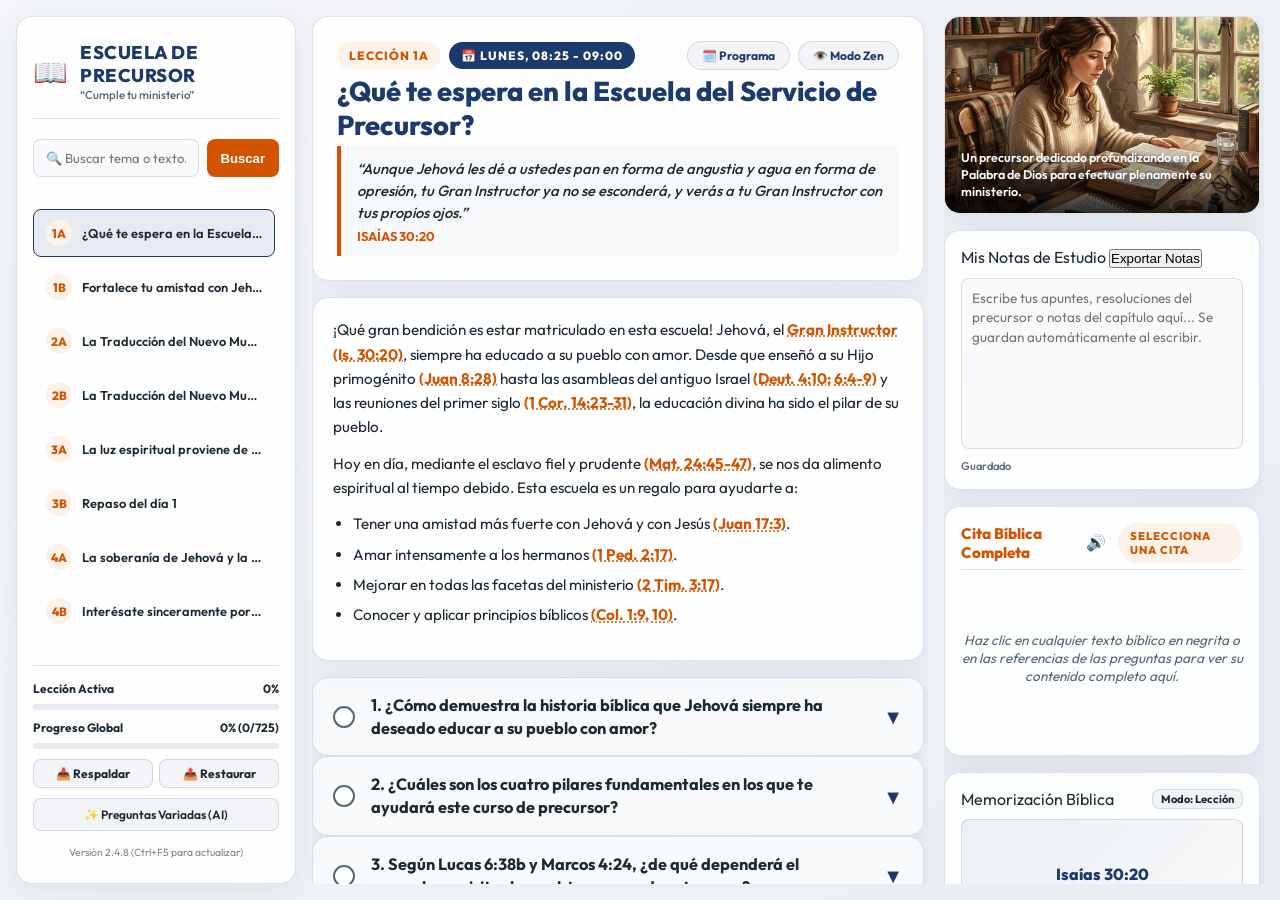
<file: index.html>
<!DOCTYPE html>
<html lang="es">
<head>
    <meta charset="UTF-8">
    <meta http-equiv="refresh" content="0; url=libro_precursores.html">
    <title>Estudio de Precursores</title>
    <script>
        window.location.href = "libro_precursores.html";
    </script>
</head>
<body>
    <p>Redireccionando a la página de estudio... Si no se redirige automáticamente, haz clic <a href="libro_precursores.html">aquí</a>.</p>
</body>
</html>
</file>
<file: styles.css>
@import url('https://fonts.googleapis.com/css2?family=Outfit:wght@300;400;500;600;700;800&display=swap');

/* --- CUSTOM THEMES --- */
:root {
    /* Amanecer del Precursor (Warm Gold / Orange / Red) */
    --amanecer-bg: linear-gradient(135deg, #fffcf5 0%, #fff7e6 100%);
    --amanecer-card-bg: rgba(255, 255, 255, 0.85);
    --amanecer-primary: #e65100;
    --amanecer-primary-rgb: 230, 81, 0;
    --amanecer-secondary: #ff9800;
    --amanecer-text: #3e2723;
    --amanecer-text-light: #795548;
    --amanecer-border: rgba(230, 81, 0, 0.15);
    --amanecer-shadow: rgba(230, 81, 0, 0.08);
    --amanecer-accent: #ff5722;
    --amanecer-accent-bg: #ffe0b2;

    /* Atardecer Espiritual (Teal / Purple / Blue) */
    --atardecer-bg: linear-gradient(135deg, #f4f6fc 0%, #eef1f8 100%);
    --atardecer-card-bg: rgba(255, 255, 255, 0.85);
    --atardecer-primary: #5c2c90;
    --atardecer-primary-rgb: 92, 44, 144;
    --atardecer-secondary: #008080;
    --atardecer-text: #1a0933;
    --atardecer-text-light: #524468;
    --atardecer-border: rgba(92, 44, 144, 0.15);
    --atardecer-shadow: rgba(92, 44, 144, 0.08);
    --atardecer-accent: #d81b60;
    --atardecer-accent-bg: #f8bbd0;

    /* Estudio Nocturno (Dark / Neon) */
    --nocturno-bg: linear-gradient(135deg, #090d16 0%, #111827 100%);
    --nocturno-card-bg: rgba(17, 24, 39, 0.85);
    --nocturno-primary: #8b5cf6;
    --nocturno-primary-rgb: 139, 92, 246;
    --nocturno-secondary: #06b6d4;
    --nocturno-text: #f3f4f6;
    --nocturno-text-light: #9ca3af;
    --nocturno-border: rgba(139, 92, 246, 0.25);
    --nocturno-shadow: rgba(0, 0, 0, 0.4);
    --nocturno-accent: #10b981;
    --nocturno-accent-bg: rgba(16, 185, 129, 0.2);

    /* JW.ORG Style (Royal Blue / Gray / White) */
    --jw-bg: linear-gradient(135deg, #f4f6f9 0%, #e9edf2 100%);
    --jw-card-bg: rgba(255, 255, 255, 0.9);
    --jw-primary: #1d3a6c;
    --jw-primary-rgb: 29, 58, 108;
    --jw-secondary: #4a709c;
    --jw-text: #1c2833;
    --jw-text-light: #566573;
    --jw-border: rgba(29, 58, 108, 0.15);
    --jw-shadow: rgba(29, 58, 108, 0.08);
    --jw-accent: #d35400;
    --jw-accent-bg: #fdf2e9;

    /* Active theme pointers (default to Amanecer) */
    --bg-gradient: var(--amanecer-bg);
    --card-bg: var(--amanecer-card-bg);
    --primary-color: var(--amanecer-primary);
    --primary-rgb: var(--amanecer-primary-rgb);
    --secondary-color: var(--amanecer-secondary);
    --text-color: var(--amanecer-text);
    --text-light: var(--amanecer-text-light);
    --border-color: var(--amanecer-border);
    --shadow-color: var(--amanecer-shadow);
    --accent-color: var(--amanecer-accent);
    --accent-bg: var(--amanecer-accent-bg);

    --transition-speed: 0.3s;
    --border-radius: 16px;
    --border-radius-sm: 8px;
}

/* Theme classes applied to body */
body.theme-amanecer {
    --bg-gradient: var(--amanecer-bg);
    --card-bg: var(--amanecer-card-bg);
    --primary-color: var(--amanecer-primary);
    --primary-rgb: var(--amanecer-primary-rgb);
    --secondary-color: var(--amanecer-secondary);
    --text-color: var(--amanecer-text);
    --text-light: var(--amanecer-text-light);
    --border-color: var(--amanecer-border);
    --shadow-color: var(--amanecer-shadow);
    --accent-color: var(--amanecer-accent);
    --accent-bg: var(--amanecer-accent-bg);
}

body.theme-atardecer {
    --bg-gradient: var(--atardecer-bg);
    --card-bg: var(--atardecer-card-bg);
    --primary-color: var(--atardecer-primary);
    --primary-rgb: var(--atardecer-primary-rgb);
    --secondary-color: var(--atardecer-secondary);
    --text-color: var(--atardecer-text);
    --text-light: var(--atardecer-text-light);
    --border-color: var(--atardecer-border);
    --shadow-color: var(--atardecer-shadow);
    --accent-color: var(--atardecer-accent);
    --accent-bg: var(--atardecer-accent-bg);
}

body.theme-nocturno {
    --bg-gradient: var(--nocturno-bg);
    --card-bg: var(--nocturno-card-bg);
    --primary-color: var(--nocturno-primary);
    --primary-rgb: var(--nocturno-primary-rgb);
    --secondary-color: var(--nocturno-secondary);
    --text-color: var(--nocturno-text);
    --text-light: var(--nocturno-text-light);
    --border-color: var(--nocturno-border);
    --shadow-color: var(--nocturno-shadow);
    --accent-color: var(--nocturno-accent);
    --accent-bg: var(--nocturno-accent-bg);
}

body.theme-jw {
    --bg-gradient: var(--jw-bg);
    --card-bg: var(--jw-card-bg);
    --primary-color: var(--jw-primary);
    --primary-rgb: var(--jw-primary-rgb);
    --secondary-color: var(--jw-secondary);
    --text-color: var(--jw-text);
    --text-light: var(--jw-text-light);
    --border-color: var(--jw-border);
    --shadow-color: var(--jw-shadow);
    --accent-color: var(--jw-accent);
    --accent-bg: var(--jw-accent-bg);
}

/* --- GENERAL RESET --- */
* {
    box-sizing: border-box;
    margin: 0;
    padding: 0;
}

body {
    font-family: 'Outfit', sans-serif;
    background: var(--bg-gradient);
    color: var(--text-color);
    min-height: 100vh;
    display: flex;
    overflow: hidden;
    transition: background var(--transition-speed), color var(--transition-speed);
}

/* --- SCROLLBAR CUSTOMIZATION --- */
::-webkit-scrollbar {
    width: 8px;
    height: 8px;
}
::-webkit-scrollbar-track {
    background: transparent;
}
::-webkit-scrollbar-thumb {
    background: rgba(var(--primary-rgb), 0.3);
    border-radius: 10px;
}
::-webkit-scrollbar-thumb:hover {
    background: var(--primary-color);
}

/* --- GLASS CONTAINER LAYOUT --- */
.app-container {
    display: flex;
    width: 100vw;
    height: 100vh;
    padding: 16px;
    gap: 16px;
}

/* --- SIDEBAR PANEL (LEFT) --- */
.sidebar {
    width: 280px;
    height: 100%;
    min-height: 0;
    overflow: hidden;
    background: var(--card-bg);
    backdrop-filter: blur(16px);
    -webkit-backdrop-filter: blur(16px);
    border: 1px solid var(--border-color);
    border-radius: var(--border-radius);
    padding: 24px 16px;
    display: flex;
    flex-direction: column;
    gap: 20px;
    box-shadow: 0 8px 32px var(--shadow-color);
    transition: all var(--transition-speed) ease-in-out;
    flex-shrink: 0;
}

.brand {
    display: flex;
    align-items: center;
    gap: 12px;
    padding-bottom: 16px;
    border-bottom: 1px solid var(--border-color);
}

.brand-icon {
    font-size: 28px;
    color: var(--accent-color);
    animation: float 4s ease-in-out infinite;
}

.brand-name h1 {
    font-size: 1.15rem;
    font-weight: 800;
    text-transform: uppercase;
    letter-spacing: 0.5px;
    color: var(--primary-color);
}

.brand-name p {
    font-size: 0.72rem;
    color: var(--text-light);
    font-weight: 500;
}

/* Theme selector in sidebar */
.theme-selector {
    display: flex;
    flex-direction: column;
    gap: 8px;
}

.theme-selector p {
    font-size: 0.78rem;
    font-weight: 600;
    color: var(--text-light);
    text-transform: uppercase;
    letter-spacing: 0.5px;
}

.theme-buttons {
    display: grid;
    grid-template-columns: repeat(2, 1fr);
    gap: 6px;
}

.theme-btn {
    padding: 8px 2px;
    border: 1px solid var(--border-color);
    border-radius: var(--border-radius-sm);
    cursor: pointer;
    background: rgba(var(--primary-rgb), 0.05);
    font-family: inherit;
    font-size: 0.72rem;
    font-weight: 700;
    color: var(--text-color);
    transition: all 0.2s;
    text-align: center;
}

.theme-btn:hover {
    background: rgba(var(--primary-rgb), 0.15);
    transform: translateY(-2px);
}

.theme-btn.active {
    background: var(--primary-color);
    color: white;
    border-color: var(--primary-color);
    box-shadow: 0 4px 12px rgba(var(--primary-rgb), 0.3);
}

/* Buscador Temático de la Escuela */
.search-box {
    width: 100%;
    display: flex;
    gap: 8px;
    margin-bottom: 12px;
}

.search-box input {
    flex: 1;
    padding: 10px 12px;
    border: 1px solid var(--border-color);
    border-radius: var(--border-radius-sm);
    background: rgba(var(--primary-rgb), 0.02);
    color: var(--text-color);
    font-family: inherit;
    font-size: 0.82rem;
    transition: all 0.2s;
    min-width: 0; /* Evitar que el input se desborde en contenedores flex */
}

.search-box input:focus {
    outline: none;
    border-color: var(--accent-color);
    box-shadow: 0 0 0 2px rgba(var(--primary-rgb), 0.1);
}

.search-btn {
    padding: 10px 14px;
    background: var(--accent-color);
    color: #fff;
    border: none;
    border-radius: var(--border-radius-sm);
    font-size: 0.82rem;
    font-weight: 600;
    cursor: pointer;
    transition: background-color 0.2s, transform 0.1s;
    display: inline-flex;
    align-items: center;
    justify-content: center;
    white-space: nowrap;
}

.search-btn:hover {
    opacity: 0.9;
}

.search-btn:active {
    transform: scale(0.95);
}

/* Lesson Navigation List */
.navigation-menu {
    flex: 1;
    overflow-y: auto;
    display: flex;
    flex-direction: column;
    gap: 6px;
    padding-right: 4px;
}

.nav-item {
    display: flex;
    align-items: center;
    gap: 10px;
    padding: 10px 12px;
    border-radius: var(--border-radius-sm);
    cursor: pointer;
    background: transparent;
    border: 1px solid transparent;
    transition: all 0.2s;
}

.nav-item:hover {
    background: rgba(var(--primary-rgb), 0.05);
    border-color: rgba(var(--primary-rgb), 0.1);
    transform: translateX(4px);
}

.nav-item.active {
    background: rgba(var(--primary-rgb), 0.1);
    border-color: var(--primary-color);
    font-weight: 700;
}

.nav-number {
    background: var(--accent-bg);
    color: var(--accent-color);
    font-weight: 800;
    font-size: 0.75rem;
    width: 26px;
    height: 26px;
    border-radius: 50%;
    display: flex;
    align-items: center;
    justify-content: center;
    flex-shrink: 0;
}

.nav-title {
    font-size: 0.8rem;
    color: var(--text-color);
    font-weight: 600;
    white-space: nowrap;
    overflow: hidden;
    text-overflow: ellipsis;
}

/* Progress Section in Sidebar */
.progress-panel {
    background: rgba(var(--primary-rgb), 0.05);
    border: 1px dashed var(--border-color);
    border-radius: var(--border-radius-sm);
    padding: 12px;
    display: flex;
    flex-direction: column;
    gap: 8px;
}

.progress-header {
    display: flex;
    justify-content: space-between;
    font-size: 0.8rem;
    font-weight: 700;
}

.progress-bar-container {
    width: 100%;
    height: 8px;
    background: rgba(var(--primary-rgb), 0.1);
    border-radius: 4px;
    overflow: hidden;
}

.progress-bar-fill {
    height: 100%;
    width: 0%;
    background: var(--accent-color);
    transition: width 0.5s ease-out;
}

/* --- MAIN STUDY CONTENT (CENTER) --- */
.main-content {
    flex: 1;
    display: flex;
    flex-direction: column;
    gap: 16px;
    overflow-y: auto;
    min-height: 0;
    padding-right: 4px;
    transition: max-width 0.4s ease;
}

.header-banner {
    background: var(--card-bg);
    border: 1px solid var(--border-color);
    border-radius: var(--border-radius);
    padding: 24px;
    display: flex;
    flex-direction: column;
    gap: 12px;
    box-shadow: 0 8px 32px var(--shadow-color);
    backdrop-filter: blur(16px);
    -webkit-backdrop-filter: blur(16px);
}

.header-top {
    display: flex;
    justify-content: space-between;
    align-items: center;
    margin-bottom: 4px;
}

.zen-btn {
    background: rgba(var(--primary-rgb), 0.05);
    border: 1px solid var(--border-color);
    color: var(--primary-color);
    padding: 6px 14px;
    border-radius: 20px;
    font-family: inherit;
    font-size: 0.75rem;
    font-weight: 700;
    cursor: pointer;
    transition: all 0.2s;
}

.zen-btn:hover {
    background: var(--primary-color);
    color: white;
    border-color: var(--primary-color);
}

.zen-btn.active {
    background: var(--accent-color);
    color: white;
    border-color: var(--accent-color);
    box-shadow: 0 4px 12px rgba(211, 84, 0, 0.3);
}

.lesson-badge {
    background: var(--accent-bg);
    color: var(--accent-color);
    font-weight: 800;
    font-size: 0.75rem;
    padding: 6px 12px;
    border-radius: 20px;
    text-transform: uppercase;
    letter-spacing: 1px;
}

.header-banner h2 {
    font-size: 1.7rem;
    font-weight: 800;
    color: var(--primary-color);
    line-height: 1.25;
}

/* Banner quote */
.quote-box {
    border-left: 4px solid var(--accent-color);
    background: rgba(var(--primary-rgb), 0.03);
    padding: 12px 16px;
    border-radius: 0 var(--border-radius-sm) var(--border-radius-sm) 0;
    margin-top: 4px;
}

.quote-box p {
    font-style: italic;
    font-size: 0.92rem;
    line-height: 1.5;
    font-weight: 500;
}

.quote-source {
    display: block;
    margin-top: 4px;
    font-size: 0.8rem;
    font-weight: 700;
    color: var(--accent-color);
    text-transform: uppercase;
}

/* Intro text in card */
.intro-card {
    background: var(--card-bg);
    border: 1px solid var(--border-color);
    border-radius: var(--border-radius);
    padding: 20px;
    box-shadow: 0 8px 32px var(--shadow-color);
    backdrop-filter: blur(16px);
    -webkit-backdrop-filter: blur(16px);
    font-size: 0.95rem;
    line-height: 1.6;
}

.intro-card p {
    margin-bottom: 12px;
}

.intro-card p:last-child {
    margin-bottom: 0;
}

.intro-card ul {
    margin-left: 20px;
    margin-bottom: 12px;
}

.intro-card li {
    margin-bottom: 6px;
}

/* Scripture clickable span */
.scripture-link {
    color: var(--accent-color);
    font-weight: 700;
    cursor: pointer;
    text-decoration: underline dotted;
    transition: color 0.2s;
}

.scripture-link:hover {
    color: var(--primary-color);
}

/* Accordion Group */
.accordion-container {
    display: flex;
    flex-direction: column;
    gap: 12px;
}

.accordion-item {
    background: var(--card-bg);
    border: 1px solid var(--border-color);
    border-radius: var(--border-radius);
    box-shadow: 0 4px 16px var(--shadow-color);
    overflow: hidden;
    transition: border var(--transition-speed);
}

/* Sub-Accordions for nested questions */
.sub-accordion-container {
    margin-top: 14px;
    display: flex;
    flex-direction: column;
    gap: 10px;
    padding-left: 12px;
    border-left: 2px solid rgba(var(--primary-rgb), 0.15);
}

.sub-accordion-item {
    background: rgba(var(--primary-rgb), 0.01);
    border: 1px solid var(--border-color);
    border-radius: 8px;
    overflow: hidden;
    transition: box-shadow 0.2s ease;
}

.sub-accordion-item:hover {
    box-shadow: 0 2px 8px rgba(0,0,0,0.05);
}

.sub-accordion-header {
    padding: 12px 16px;
    display: flex;
    align-items: center;
    justify-content: space-between;
    cursor: pointer;
    background: rgba(var(--primary-rgb), 0.02);
    gap: 12px;
    user-select: none;
}

.sub-accordion-title-container {
    display: flex;
    align-items: center;
    gap: 12px;
    flex: 1;
}

.sub-item-checkbox {
    width: 18px;
    height: 18px;
    min-width: 18px;
    min-height: 18px;
    max-width: 18px;
    max-height: 18px;
    flex-shrink: 0;
    border-radius: 50%;
    border: 1.5px solid var(--text-light);
    display: flex;
    align-items: center;
    justify-content: center;
    cursor: pointer;
    background: white;
    transition: all 0.2s;
}

.theme-nocturno .sub-item-checkbox {
    background: #1f2937;
}

.sub-item-checkbox:hover {
    border-color: var(--accent-color);
    transform: scale(1.1);
}

.sub-item-checkbox.checked {
    background: var(--accent-color);
    border-color: var(--accent-color);
    color: white;
}

.sub-item-checkbox.checked::after {
    content: "✓";
    font-size: 0.65rem;
    font-weight: 800;
}

.sub-accordion-title {
    font-size: 0.95rem;
    font-weight: 600;
    color: var(--text-color);
    line-height: 1.4;
}

.sub-accordion-icon {
    font-size: 0.75rem;
    color: var(--text-light);
    transition: transform 0.3s;
}

.sub-accordion-item.open .sub-accordion-icon {
    transform: rotate(180deg);
}

.sub-accordion-content {
    max-height: 0;
    overflow: hidden;
    transition: max-height 0.3s ease-out, padding 0.3s ease-out;
    padding: 0 16px;
    background: var(--card-bg);
}

.sub-accordion-item.open .sub-accordion-content {
    max-height: 3000px;
    padding: 16px;
    border-top: 1px solid var(--border-color);
}

.sub-tab-header {
    margin-bottom: 12px;
}

.accordion-header {
    padding: 16px 20px;
    display: flex;
    align-items: center;
    justify-content: space-between;
    cursor: pointer;
    background: rgba(var(--primary-rgb), 0.02);
    user-select: none;
    gap: 16px;
}

.accordion-title-container {
    display: flex;
    align-items: center;
    gap: 16px;
    flex: 1;
}

.item-checkbox {
    width: 22px;
    height: 22px;
    min-width: 22px;
    min-height: 22px;
    max-width: 22px;
    max-height: 22px;
    flex-shrink: 0;
    border-radius: 50%;
    border: 2px solid var(--text-light);
    display: flex;
    align-items: center;
    justify-content: center;
    cursor: pointer;
    transition: all 0.2s;
    background: white;
}

.theme-nocturno .item-checkbox {
    background: #1f2937;
}

.item-checkbox:hover {
    border-color: var(--accent-color);
    transform: scale(1.1);
}

.item-checkbox.checked {
    background: var(--accent-color);
    border-color: var(--accent-color);
    color: white;
}

.item-checkbox.checked::after {
    content: "✓";
    font-size: 0.8rem;
    font-weight: 800;
}

.accordion-title {
    font-size: 1.02rem;
    font-weight: 700;
    color: var(--text-color);
    line-height: 1.4;
}

.accordion-icon {
    font-size: 1.25rem;
    color: var(--primary-color);
    transition: transform 0.3s;
}

.accordion-item.open .accordion-icon {
    transform: rotate(180deg);
}

.accordion-content {
    max-height: 0;
    overflow: hidden;
    transition: max-height 0.4s cubic-bezier(0, 1, 0, 1);
}

.accordion-item.open .accordion-content {
    max-height: 2000px; /* high value to allow expansion */
    transition: max-height 0.4s cubic-bezier(0.85, 0, 0.15, 1);
}

.accordion-body {
    padding: 0 20px 20px 20px;
    border-top: 1px solid var(--border-color);
}

/* Tabs inside Accordion for Direct / Deep / Quote Answers */
.tab-header {
    display: flex;
    align-items: center;
    gap: 8px;
    margin: 16px 0;
    border-bottom: 1px solid var(--border-color);
    padding-bottom: 8px;
    overflow-x: auto;
}

.tab-btn {
    padding: 8px 14px;
    border: none;
    background: transparent;
    cursor: pointer;
    font-family: inherit;
    font-size: 0.82rem;
    font-weight: 700;
    color: var(--text-light);
    border-radius: var(--border-radius-sm) var(--border-radius-sm) 0 0;
    position: relative;
    transition: color 0.2s;
    white-space: nowrap;
}

.tab-btn:hover {
    color: var(--primary-color);
}

.tab-btn.active {
    color: var(--primary-color);
}

.tab-btn.active::after {
    content: "";
    position: absolute;
    bottom: -9px;
    left: 0;
    right: 0;
    height: 3px;
    background: var(--primary-color);
    border-radius: 3px 3px 0 0;
}

.tab-content {
    display: none;
    font-size: 0.95rem;
    line-height: 1.6;
}

.tab-content.active {
    display: block;
    animation: fadeIn 0.3s ease-out;
}

/* Tab Styling - Direct Answer */
.direct-answer {
    background: rgba(var(--primary-rgb), 0.03);
    border-left: 4px solid var(--secondary-color);
    padding: 16px;
    border-radius: 0 var(--border-radius-sm) var(--border-radius-sm) 0;
    position: relative;
}

.direct-answer h4 {
    font-size: 0.95rem;
    font-weight: 800;
    margin-bottom: 6px;
    color: var(--secondary-color);
}

.direct-answer p {
    white-space: pre-line;
}

/* Tab Styling - Short Answer (Quote banner style) */
.short-answer {
    background: linear-gradient(135deg, rgba(var(--primary-rgb), 0.05) 0%, rgba(var(--primary-rgb), 0.01) 100%);
    border-left: 4px solid var(--accent-color);
    padding: 16px;
    border-radius: 0 var(--border-radius-sm) var(--border-radius-sm) 0;
}

.short-answer h4 {
    font-size: 0.95rem;
    font-weight: 800;
    margin-bottom: 6px;
    color: var(--accent-color);
}

.short-answer p {
    font-size: 1rem;
    font-weight: 500;
    font-style: italic;
}

/* Tab Styling - Deep Answer */
.deep-answer {
    display: flex;
    flex-direction: column;
    gap: 12px;
    white-space: pre-line;
}

.deep-answer p {
    margin-bottom: 6px;
    white-space: pre-line;
}

.deep-answer p:last-child {
    margin-bottom: 0;
}

.ref-section {
    background: rgba(var(--primary-rgb), 0.03);
    border: 1px solid var(--border-color);
    border-radius: var(--border-radius-sm);
    padding: 10px 14px;
    margin-top: 8px;
    width: fit-content;
    max-width: 100%;
    white-space: normal;
}

.ref-header {
    font-size: 0.8rem;
    font-weight: 700;
    text-transform: uppercase;
    color: var(--text-light);
    margin-bottom: 6px;
    display: flex;
    align-items: center;
    justify-content: space-between;
    gap: 24px;
}

.wol-link {
    font-size: 0.75rem;
    color: var(--accent-color);
    text-decoration: none;
    font-weight: 700;
}

.wol-link:hover {
    text-decoration: underline;
}

/* --- SIDEBAR PANEL (RIGHT) --- */
.control-sidebar {
    width: 320px;
    display: flex;
    flex-direction: column;
    gap: 16px;
    height: 100%;
    min-height: 0;
    overflow-y: auto; /* Allow sidebar to scroll */
    padding-right: 4px;
    flex-shrink: 0;
    transition: all var(--transition-speed) ease-in-out;
}

/* Widgets inside right sidebar */
.visual-widget, .note-widget, .flashcard-widget, .scripture-viewer {
    background: var(--card-bg);
    border: 1px solid var(--border-color);
    border-radius: var(--border-radius);
    box-shadow: 0 8px 32px var(--shadow-color);
    backdrop-filter: blur(16px);
    -webkit-backdrop-filter: blur(16px);
    flex-shrink: 0; /* Prevents squishing */
}

/* Visual conceptual illustration widget */
.visual-widget {
    overflow: hidden;
    aspect-ratio: 16 / 10;
    position: relative;
}

.visual-image {
    width: 100%;
    height: 100%;
    object-fit: cover;
    transition: transform 0.5s;
}

.visual-widget:hover .visual-image {
    transform: scale(1.05);
}

.visual-caption {
    position: absolute;
    bottom: 0;
    left: 0;
    right: 0;
    background: linear-gradient(transparent, rgba(0, 0, 0, 0.8));
    color: white;
    padding: 12px 16px;
    font-size: 0.78rem;
    font-weight: 600;
    line-height: 1.35;
    text-shadow: 0 2px 4px rgba(0, 0, 0, 0.4);
}

/* Note Taking Widget */
.note-widget {
    height: 260px;
    padding: 16px;
    display: flex;
    flex-direction: column;
    gap: 10px;
}

.note-textarea {
    flex: 1;
    width: 100%;
    border: 1px solid var(--border-color);
    border-radius: var(--border-radius-sm);
    padding: 10px;
    font-family: inherit;
    font-size: 0.85rem;
    line-height: 1.45;
    background: rgba(var(--primary-rgb), 0.02);
    color: var(--text-color);
    resize: none;
    transition: border-color 0.2s;
}

.note-textarea:focus {
    outline: none;
    border-color: var(--accent-color);
}

.note-footer {
    display: flex;
    justify-content: space-between;
    align-items: center;
}

.autosave-status {
    font-size: 0.7rem;
    color: var(--text-light);
    font-weight: 500;
}

/* Interactive Flashcard Widget */
.flashcard-widget {
    padding: 16px;
    display: flex;
    flex-direction: column;
    gap: 10px;
}

.card-container {
    perspective: 1000px;
    width: 100%;
    height: 130px;
    cursor: pointer;
}

.card-inner {
    position: relative;
    width: 100%;
    height: 100%;
    text-align: center;
    transition: transform 0.6s cubic-bezier(0.4, 0, 0.2, 1);
    transform-style: preserve-3d;
}

.card-container.flipped .card-inner {
    transform: rotateY(180deg);
}

.card-front, .card-back {
    position: absolute;
    width: 100%;
    height: 100%;
    -webkit-backface-visibility: hidden;
    backface-visibility: hidden;
    border-radius: var(--border-radius-sm);
    display: flex;
    flex-direction: column;
    justify-content: center;
    align-items: center;
    padding: 12px;
    border: 1px solid var(--border-color);
}

.card-front {
    background: linear-gradient(135deg, rgba(var(--primary-rgb), 0.08) 0%, rgba(var(--primary-rgb), 0.02) 100%);
    color: var(--text-color);
}

.card-front h5 {
    font-size: 1rem;
    font-weight: 800;
    color: var(--primary-color);
    margin-bottom: 4px;
}

.card-front p {
    font-size: 0.75rem;
    color: var(--text-light);
    font-weight: 600;
}

.card-back {
    background: var(--primary-color);
    color: white;
    transform: rotateY(180deg);
}

.card-back p {
    font-size: 0.85rem;
    font-style: italic;
    line-height: 1.4;
    font-weight: 500;
}

.card-controls {
    display: flex;
    justify-content: space-between;
    align-items: center;
    margin-top: 2px;
}

.card-nav-btn {
    background: transparent;
    border: none;
    color: var(--primary-color);
    cursor: pointer;
    font-weight: 700;
    font-size: 0.75rem;
    padding: 4px 8px;
    border-radius: 4px;
    transition: background 0.2s;
}

.card-nav-btn:hover {
    background: rgba(var(--primary-rgb), 0.08);
}

/* Active Scripture Viewer (displays details when scripture clicked) */
.scripture-viewer {
    padding: 16px;
    display: flex;
    flex-direction: column;
    gap: 8px;
    height: 250px;
    max-height: 350px;
    overflow-y: auto;
}

.scripture-viewer-title {
    font-size: 0.95rem;
    font-weight: 800;
    color: var(--accent-color);
    display: flex;
    align-items: center;
    justify-content: space-between;
    border-bottom: 1px solid var(--border-color);
    padding-bottom: 6px;
    flex-shrink: 0;
}

.scripture-text {
    font-size: 0.88rem;
    line-height: 1.5;
    font-style: italic;
    color: var(--text-color);
}

.scripture-placeholder {
    font-size: 0.85rem;
    color: var(--text-light);
    text-align: center;
    padding: 20px 0;
    font-style: italic;
    flex: 1;
    display: flex;
    align-items: center;
    justify-content: center;
}

/* Speak Button styles */
.speak-btn {
    background: transparent;
    border: none;
    font-size: 1rem;
    cursor: pointer;
    padding: 4px;
    border-radius: 50%;
    color: var(--text-light);
    transition: all 0.2s;
    display: flex;
    align-items: center;
    justify-content: center;
}

.speak-btn:hover {
    background: rgba(var(--primary-rgb), 0.15);
    color: var(--primary-color);
    transform: scale(1.2);
}

.speak-btn.speaking {
    color: var(--accent-color);
    animation: speakerPulse 1s infinite alternate;
}

@keyframes speakerPulse {
    0% { transform: scale(1); }
    100% { transform: scale(1.25); }
}

/* --- ZEN MODE (LECTURA LIMPIA) STYLING --- */
.app-container.zen-active .sidebar {
    width: 0;
    padding: 0;
    margin: 0;
    border: none;
    opacity: 0;
    overflow: hidden;
    pointer-events: none;
}

.app-container.zen-active .control-sidebar {
    width: 0;
    padding: 0;
    margin: 0;
    border: none;
    opacity: 0;
    overflow: hidden;
    pointer-events: none;
}

.app-container.zen-active .main-content {
    max-width: 800px;
    margin: 0 auto;
}

/* --- ANIMATIONS --- */
@keyframes float {
    0%, 100% {
        transform: translateY(0);
    }
    50% {
        transform: translateY(-6px);
    }
}

@keyframes fadeIn {
    from {
        opacity: 0;
        transform: translateY(4px);
    }
    to {
        opacity: 1;
        transform: translateY(0);
    }
}

/* --- RESPONSIVE LAYOUT (MOBILE DRAWER SYSTEM) --- */
.mobile-header {
    display: none;
    position: fixed;
    top: 0;
    left: 0;
    width: 100%;
    height: 56px;
    background: var(--card-bg);
    border-bottom: 1px solid var(--border-color);
    backdrop-filter: blur(16px);
    -webkit-backdrop-filter: blur(16px);
    z-index: 1000;
    align-items: center;
    justify-content: space-between;
    padding: 0 16px;
    box-shadow: 0 2px 10px var(--shadow-color);
}
.mobile-menu-btn, .mobile-tools-btn {
    background: transparent;
    border: none;
    font-size: 24px;
    color: var(--primary-color);
    cursor: pointer;
    width: 40px;
    height: 40px;
    display: flex;
    align-items: center;
    justify-content: center;
    border-radius: 50%;
    transition: background 0.2s;
}
.mobile-menu-btn:hover, .mobile-tools-btn:hover {
    background: rgba(var(--primary-rgb), 0.1);
}
.mobile-title {
    font-weight: 700;
    font-size: 1rem;
    color: var(--primary-color);
}
.sidebar-overlay, .control-sidebar-overlay {
    display: none;
    position: fixed;
    top: 0;
    left: 0;
    width: 100vw;
    height: 100vh;
    background: rgba(0, 0, 0, 0.4);
    z-index: 1040;
}

@media (max-width: 1024px) {
    .mobile-header {
        display: flex;
    }
    .sidebar-overlay.active, .control-sidebar-overlay.active {
        display: block;
    }
    .app-container {
        padding: 72px 16px 16px 16px; /* Space for sticky header */
        height: 100vh;
        overflow: hidden;
        display: block;
        width: 100vw;
        gap: 0;
    }
    .sidebar {
        position: fixed;
        top: 0;
        left: 0;
        height: 100vh;
        width: 290px;
        z-index: 1050;
        transform: translateX(-100%);
        transition: transform 0.3s cubic-bezier(0.4, 0, 0.2, 1);
        border-radius: 0 var(--border-radius) var(--border-radius) 0;
        overflow-y: auto;
    }
    .sidebar.open {
        transform: translateX(0);
    }
    .control-sidebar {
        position: fixed;
        top: 0;
        right: 0;
        height: 100vh;
        width: 320px;
        z-index: 1050;
        transform: translateX(100%);
        transition: transform 0.3s cubic-bezier(0.4, 0, 0.2, 1);
        border-radius: var(--border-radius) 0 0 var(--border-radius);
        max-width: 85vw;
        overflow-y: auto;
    }
    .control-sidebar.open {
        transform: translateX(0);
    }
    .main-content {
        width: 100%;
        max-width: 100%;
        padding-right: 0;
        height: 100%;
        overflow-y: auto;
        -webkit-overflow-scrolling: touch;
        padding-bottom: 40px;
    }
    .navigation-menu {
        max-height: calc(100vh - 350px);
    }
    .note-widget {
        height: 250px;
    }
    body {
        overflow-y: hidden;
    }
}

/* --- ESTILOS DE RESALTADO DE BÚSQUEDA --- */
mark.search-highlight {
    background-color: var(--accent-bg);
    color: var(--accent-color);
    font-weight: 700;
    border-radius: 4px;
    padding: 0 2px;
}

/* --- ESTILOS DE RESPUESTA PERSONAL --- */
.personal-answer-container {
    margin-top: 16px;
    border-top: 1px dashed var(--border-color);
    padding-top: 16px;
    display: flex;
    flex-direction: column;
    gap: 8px;
}

.personal-answer-title {
    font-size: 0.85rem;
    font-weight: 700;
    color: var(--primary-color);
    text-transform: uppercase;
    letter-spacing: 0.5px;
    display: flex;
    justify-content: space-between;
    align-items: center;
}

.personal-answer-textarea {
    width: 100%;
    height: 80px;
    border: 1px solid var(--border-color);
    border-radius: var(--border-radius-sm);
    padding: 10px;
    font-family: inherit;
    font-size: 0.88rem;
    line-height: 1.45;
    background: rgba(var(--primary-rgb), 0.01);
    color: var(--text-color);
    resize: vertical;
    transition: border-color 0.2s;
}

.personal-answer-textarea:focus {
    outline: none;
    border-color: var(--accent-color);
}

.personal-answer-status {
    font-size: 0.7rem;
    color: var(--text-light);
    font-style: italic;
    text-align: right;
}

/* --- MODAL DEL PROGRAMA --- */
.modal-overlay {
    position: fixed;
    top: 0;
    left: 0;
    right: 0;
    bottom: 0;
    background: rgba(0, 0, 0, 0.4);
    backdrop-filter: blur(8px);
    -webkit-backdrop-filter: blur(8px);
    z-index: 1000;
    display: none;
    align-items: center;
    justify-content: center;
    opacity: 0;
    transition: opacity 0.3s ease;
}

.modal-overlay.open {
    display: flex;
    opacity: 1;
}

.modal-content {
    background: var(--card-bg);
    border: 1px solid var(--border-color);
    border-radius: var(--border-radius);
    box-shadow: 0 16px 48px var(--shadow-color);
    width: 90%;
    max-width: 650px;
    max-height: 85vh;
    display: flex;
    flex-direction: column;
    overflow: hidden;
    transform: scale(0.9);
    transition: transform 0.3s ease;
}

.modal-overlay.open .modal-content {
    transform: scale(1);
}

.modal-header {
    padding: 16px 20px;
    border-bottom: 1px solid var(--border-color);
    display: flex;
    justify-content: space-between;
    align-items: center;
    background: var(--card-bg); /* Fondo sólido */
    position: relative;
    z-index: 10;
}

.modal-header h3 {
    font-size: 1.15rem;
    font-weight: 800;
    color: var(--primary-color);
}

.modal-close-btn {
    background: transparent;
    border: none;
    font-size: 1.2rem;
    font-weight: 700;
    cursor: pointer;
    color: var(--text-light);
    transition: color 0.2s;
}

.modal-close-btn:hover {
    color: var(--accent-color);
}

.schedule-info-box {
    display: flex;
    flex-wrap: wrap;
    gap: 12px;
    padding: 12px 20px;
    background: var(--card-bg); /* Fondo sólido */
    border-bottom: 1px solid var(--border-color);
    font-size: 0.8rem;
    color: var(--text-color);
    position: relative;
    z-index: 10;
}

.modal-tabs {
    display: flex;
    flex-wrap: wrap; /* Evita que el navegador fuerce scrollbar y recorte los botones */
    padding: 12px 16px;
    gap: 8px;
    background: var(--card-bg); /* Fondo sólido */
    border-bottom: 1px solid var(--border-color);
    position: relative;
    z-index: 10;
}

.modal-tab-btn {
    display: inline-flex;
    align-items: center;
    justify-content: center;
    padding: 0 16px;
    height: 34px;
    box-sizing: border-box;
    border: 1px solid rgba(var(--primary-rgb), 0.15);
    background: rgba(var(--primary-rgb), 0.04);
    font-family: inherit;
    font-size: 0.88rem;
    font-weight: 600;
    color: var(--primary-color);
    border-radius: 17px;
    cursor: pointer;
    transition: all 0.2s;
    white-space: nowrap;
    line-height: 1;
}

.modal-tab-btn:hover {
    background: rgba(var(--primary-rgb), 0.1);
    color: var(--primary-color);
}

.modal-tab-btn.active {
    background: var(--primary-color) !important;
    color: white !important;
    font-weight: 800;
    box-shadow: 0 4px 12px rgba(var(--primary-rgb), 0.2);
}

.modal-body-content {
    flex: 1;
    overflow-y: auto;
    padding: 20px;
    position: relative;
    z-index: 1; /* Por debajo de las pestañas */
}

/* Timeline/Schedule styling inside modal */
.schedule-timeline {
    display: flex;
    flex-direction: column;
    gap: 12px;
}

.schedule-item {
    display: flex;
    align-items: flex-start;
    gap: 16px;
    padding: 10px 12px;
    border-radius: var(--border-radius-sm);
    border: 1px solid transparent;
    transition: all 0.2s;
}

.schedule-item:hover {
    background: rgba(var(--primary-rgb), 0.02);
    border-color: var(--border-color);
}

.schedule-item.current-item {
    background: rgba(var(--accent-color), 0.08);
    border-color: var(--accent-color);
}

.schedule-time {
    font-weight: 800;
    font-size: 0.85rem;
    color: var(--accent-color);
    width: 90px;
    flex-shrink: 0;
    padding-top: 2px;
}

.schedule-details {
    flex: 1;
    display: flex;
    flex-direction: column;
    gap: 4px;
}

.schedule-title {
    font-size: 0.9rem;
    font-weight: 700;
    color: var(--text-color);
}

.schedule-desc {
    font-size: 0.8rem;
    color: var(--text-light);
}

.schedule-badge-link {
    font-size: 0.72rem;
    font-weight: 700;
    padding: 2px 6px;
    border-radius: 4px;
    background: var(--accent-bg);
    color: var(--accent-color);
    width: fit-content;
    margin-top: 4px;
    cursor: pointer;
    transition: transform 0.2s;
}

.schedule-badge-link:hover {
    transform: scale(1.05);
}

.schedule-item.break-item {
    background: rgba(var(--primary-rgb), 0.02);
    border: 1px dashed var(--border-color);
    opacity: 0.8;
}

/* --- FLOATING TEXT HIGHLIGHTER TOOLBAR --- */
#highlighter-toolbar {
    position: absolute;
    display: none;
    background: #1e293b;
    border: 1px solid rgba(255,255,255,0.15);
    padding: 6px 10px;
    border-radius: 30px;
    box-shadow: 0 10px 25px rgba(0,0,0,0.3);
    z-index: 999999;
    align-items: center;
    gap: 8px;
    pointer-events: auto;
    animation: toolbar-fade-in 0.15s ease-out;
}

@keyframes toolbar-fade-in {
    from {
        opacity: 0;
        transform: translateY(5px);
    }
    to {
        opacity: 1;
        transform: translateY(0);
    }
}

#highlighter-toolbar::after {
    content: "";
    position: absolute;
    bottom: -6px;
    left: 50%;
    transform: translateX(-50%);
    border-width: 6px 6px 0;
    border-style: solid;
    border-color: #1e293b transparent;
    display: block;
    width: 0;
}

.highlighter-color-btn {
    width: 20px;
    height: 20px;
    border-radius: 50%;
    border: 1.5px solid rgba(255,255,255,0.25);
    cursor: pointer;
    transition: transform 0.15s ease;
    padding: 0;
}

.highlighter-color-btn:hover {
    transform: scale(1.2);
}

.highlighter-clear-btn {
    display: flex;
    align-items: center;
    justify-content: center;
    height: 20px;
    border-radius: 10px;
    background: transparent;
    border: 1.5px solid rgba(255,255,255,0.4);
    color: white;
    font-size: 0.65rem;
    font-weight: 700;
    padding: 0 8px;
    cursor: pointer;
    transition: transform 0.15s ease, background 0.15s ease;
    text-transform: uppercase;
}

.highlighter-clear-btn:hover {
    transform: scale(1.05);
    background: rgba(255,255,255,0.1);
}

/* Ensure selected text spans don't break content styling */
.direct-answer p span,
.deep-answer div span,
.short-answer p span {
    border-radius: 3px;
    padding: 1px 3px;
}
strong {
    font-weight: 800 !important;
}

/* Subtitles inside the lessons */
.lesson-subtitle {
    font-size: 1.1rem;
    font-weight: 700;
    color: var(--primary-color);
    margin: 28px 0 16px 0;
    padding-bottom: 8px;
    border-bottom: 2px solid var(--border-color);
    letter-spacing: 0.5px;
}

/* Observations/notes callouts */
.question-note-callout {
    background-color: var(--card-bg);
    border-left: 4px solid var(--accent-color);
    border-radius: 6px;
    padding: 14px 18px;
    margin: 16px 0;
    box-shadow: var(--card-shadow);
}
.question-note-title {
    font-weight: 700;
    font-size: 0.95rem;
    margin-bottom: 6px;
    color: var(--accent-color);
    text-transform: uppercase;
    letter-spacing: 0.5px;
}
.question-note-text {
    font-size: 0.95rem;
    line-height: 1.55;
    color: var(--text-color);
    margin: 0;
}

/* --- AI CHAT SECTION --- */
.ai-chat-container {
    display: none;
    flex-direction: column;
    gap: 20px;
    padding: 24px;
    background: var(--card-bg);
    border-radius: var(--border-radius);
    border: 1px solid var(--border-color);
    box-shadow: 0 8px 32px var(--shadow-color);
    backdrop-filter: blur(10px);
    animation: fadeIn var(--transition-speed);
}

.ai-chat-header {
    border-bottom: 1px solid var(--border-color);
    padding-bottom: 16px;
}

.ai-chat-header h3 {
    font-size: 1.5rem;
    font-weight: 700;
    color: var(--primary-color);
}

.ai-chat-header p {
    font-size: 0.9rem;
    color: var(--text-light);
    margin-top: 4px;
}

.ai-badge {
    background: var(--accent-bg);
    color: var(--accent-color);
    padding: 4px 10px;
    border-radius: var(--border-radius-sm);
    font-size: 0.75rem;
    font-weight: 700;
}

.ai-config-card {
    background: rgba(var(--primary-rgb), 0.03);
    border: 1px dashed var(--border-color);
    border-radius: var(--border-radius-sm);
    padding: 16px;
    display: flex;
    flex-direction: column;
    gap: 10px;
}

.config-header {
    display: flex;
    justify-content: space-between;
    align-items: center;
}

.config-header h4 {
    font-size: 0.95rem;
    font-weight: 600;
}

.status-indicator {
    font-size: 0.75rem;
    font-weight: 600;
    padding: 2px 8px;
    border-radius: 20px;
}

.status-indicator.configured {
    background: rgba(16, 185, 129, 0.15);
    color: #10b981;
}

.status-indicator.missing {
    background: rgba(239, 68, 68, 0.15);
    color: #ef4444;
}

.config-desc {
    font-size: 0.8rem;
    color: var(--text-light);
}

.config-input-group {
    display: flex;
    gap: 8px;
}

.config-input-group input {
    flex: 1;
    padding: 8px 12px;
    border-radius: var(--border-radius-sm);
    border: 1px solid var(--border-color);
    background: var(--card-bg);
    color: var(--text-color);
    font-family: inherit;
    font-size: 0.85rem;
}

.config-input-group input:focus {
    outline: none;
    border-color: var(--primary-color);
}

.ai-chat-history {
    height: 380px;
    overflow-y: auto;
    border: 1px solid var(--border-color);
    border-radius: var(--border-radius-sm);
    padding: 16px;
    background: rgba(var(--primary-rgb), 0.01);
    display: flex;
    flex-direction: column;
    gap: 16px;
}

.chat-welcome-msg {
    display: flex;
    flex-direction: column;
    align-items: center;
    justify-content: center;
    height: 100%;
    text-align: center;
    color: var(--text-light);
    gap: 10px;
    padding: 40px 20px;
}

.welcome-icon {
    font-size: 2.5rem;
}

.chat-welcome-msg h4 {
    font-size: 1.1rem;
    font-weight: 600;
    color: var(--text-color);
}

.chat-welcome-msg p {
    font-size: 0.85rem;
    max-width: 400px;
}

.suggested-questions {
    display: flex;
    flex-wrap: wrap;
    gap: 8px;
    justify-content: center;
    margin-top: 10px;
}

.suggestion-tag {
    background: rgba(var(--primary-rgb), 0.05);
    border: 1px solid var(--border-color);
    border-radius: 20px;
    padding: 6px 14px;
    font-size: 0.8rem;
    color: var(--primary-color);
    cursor: pointer;
    transition: background var(--transition-speed), transform 0.1s;
}

.suggestion-tag:hover {
    background: rgba(var(--primary-rgb), 0.1);
    transform: translateY(-1px);
}

/* Chat Bubbles */
.chat-bubble {
    display: flex;
    flex-direction: column;
    gap: 6px;
    max-width: 80%;
    padding: 12px 16px;
    border-radius: var(--border-radius-sm);
    font-size: 0.9rem;
    line-height: 1.45;
}

.chat-bubble.user {
    align-self: flex-end;
    background: var(--primary-color);
    color: white;
    border-bottom-right-radius: 2px;
}

.chat-bubble.ai {
    align-self: flex-start;
    background: rgba(var(--primary-rgb), 0.05);
    border: 1px solid var(--border-color);
    color: var(--text-color);
    border-bottom-left-radius: 2px;
}

.chat-bubble-header {
    font-size: 0.72rem;
    font-weight: 600;
    text-transform: uppercase;
    letter-spacing: 0.5px;
    margin-bottom: 2px;
}

.chat-bubble.user .chat-bubble-header {
    color: rgba(255, 255, 255, 0.7);
}

.chat-bubble.ai .chat-bubble-header {
    color: var(--text-light);
}

/* Chat Input Container */
.ai-chat-input-container {
    display: flex;
    gap: 10px;
    align-items: center;
}

.ai-chat-input-container textarea {
    flex: 1;
    height: 48px;
    padding: 12px 16px;
    border-radius: var(--border-radius-sm);
    border: 1px solid var(--border-color);
    background: var(--card-bg);
    color: var(--text-color);
    font-family: inherit;
    font-size: 0.9rem;
    resize: none;
}

.ai-chat-input-container textarea:focus {
    outline: none;
    border-color: var(--primary-color);
}

.ai-send-btn {
    width: 48px;
    height: 48px;
    border-radius: var(--border-radius-sm);
    border: none;
    background: var(--primary-color);
    color: white;
    font-size: 1.1rem;
    cursor: pointer;
    display: flex;
    align-items: center;
    justify-content: center;
    transition: opacity var(--transition-speed), transform 0.1s;
}

.ai-send-btn:hover {
    opacity: 0.9;
}

.ai-send-btn:active {
    transform: scale(0.95);
}

.chat-loading {
    display: flex;
    gap: 4px;
    align-items: center;
    justify-content: center;
    padding: 8px 12px;
}

.chat-loading span {
    width: 8px;
    height: 8px;
    background: var(--text-light);
    border-radius: 50%;
    display: inline-block;
    animation: bounce 1.4s infinite ease-in-out both;
}

.chat-loading span:nth-child(1) { animation-delay: -0.32s; }
.chat-loading span:nth-child(2) { animation-delay: -0.16s; }

@keyframes bounce {
    0%, 80%, 100% { transform: scale(0); }
    40% { transform: scale(1.0); }
}

@keyframes fadeIn {
    from { opacity: 0; transform: translateY(5px); }
    to { opacity: 1; transform: translateY(0); }
}

/* --- RESULTADOS DE BÚSQUEDA --- */
.search-results-container {
    background: var(--card-bg);
    border: 1px solid var(--border-color);
    border-radius: var(--border-radius-lg);
    padding: 24px;
    margin-top: 20px;
    display: flex;
    flex-direction: column;
    gap: 16px;
    animation: fadeIn 0.3s ease;
}

.search-results-header {
    border-bottom: 1px solid var(--border-color);
    padding-bottom: 16px;
}

.search-results-header h3 {
    margin: 0;
    font-size: 1.2rem;
    color: var(--text-color);
}

.search-results-header p {
    margin: 8px 0 0 0;
    font-size: 0.85rem;
    color: var(--text-light);
}

.search-results-badge {
    background: var(--accent-bg);
    color: var(--accent-color);
    padding: 4px 8px;
    border-radius: 4px;
    font-size: 0.75rem;
    font-weight: 700;
}

.search-results-list {
    display: flex;
    flex-direction: column;
    gap: 14px;
    max-height: 60vh;
    overflow-y: auto;
}

.search-result-item {
    border: 1px solid var(--border-color);
    border-radius: var(--border-radius-sm);
    padding: 16px;
    background: rgba(var(--primary-rgb), 0.01);
    cursor: pointer;
    transition: all 0.2s ease;
    display: flex;
    flex-direction: column;
    gap: 8px;
}

.search-result-item:hover {
    border-color: var(--accent-color);
    background: rgba(var(--primary-rgb), 0.03);
    transform: translateY(-1px);
    box-shadow: var(--shadow-sm);
}

.search-result-meta {
    display: flex;
    align-items: center;
    justify-content: space-between;
    font-size: 0.75rem;
    font-weight: 600;
}

.search-result-lesson-title {
    color: var(--primary-color);
}

.search-result-question-num {
    background: var(--border-color);
    padding: 2px 6px;
    border-radius: 4px;
    color: var(--text-color);
}

.search-result-question {
    font-weight: 600;
    font-size: 0.9rem;
    margin: 0;
    color: var(--text-color);
}

.search-result-snippet {
    font-size: 0.82rem;
    color: var(--text-light);
    line-height: 1.4;
    margin: 0;
    padding-left: 10px;
    border-left: 2px solid var(--border-color);
}

.search-result-snippet mark.search-highlight {
    background-color: var(--accent-bg);
    color: var(--accent-color);
    font-weight: 700;
    border-radius: 2px;
}

.search-results-empty {
    text-align: center;
    padding: 30px;
    color: var(--text-light);
    font-size: 0.9rem;
}
</file>
